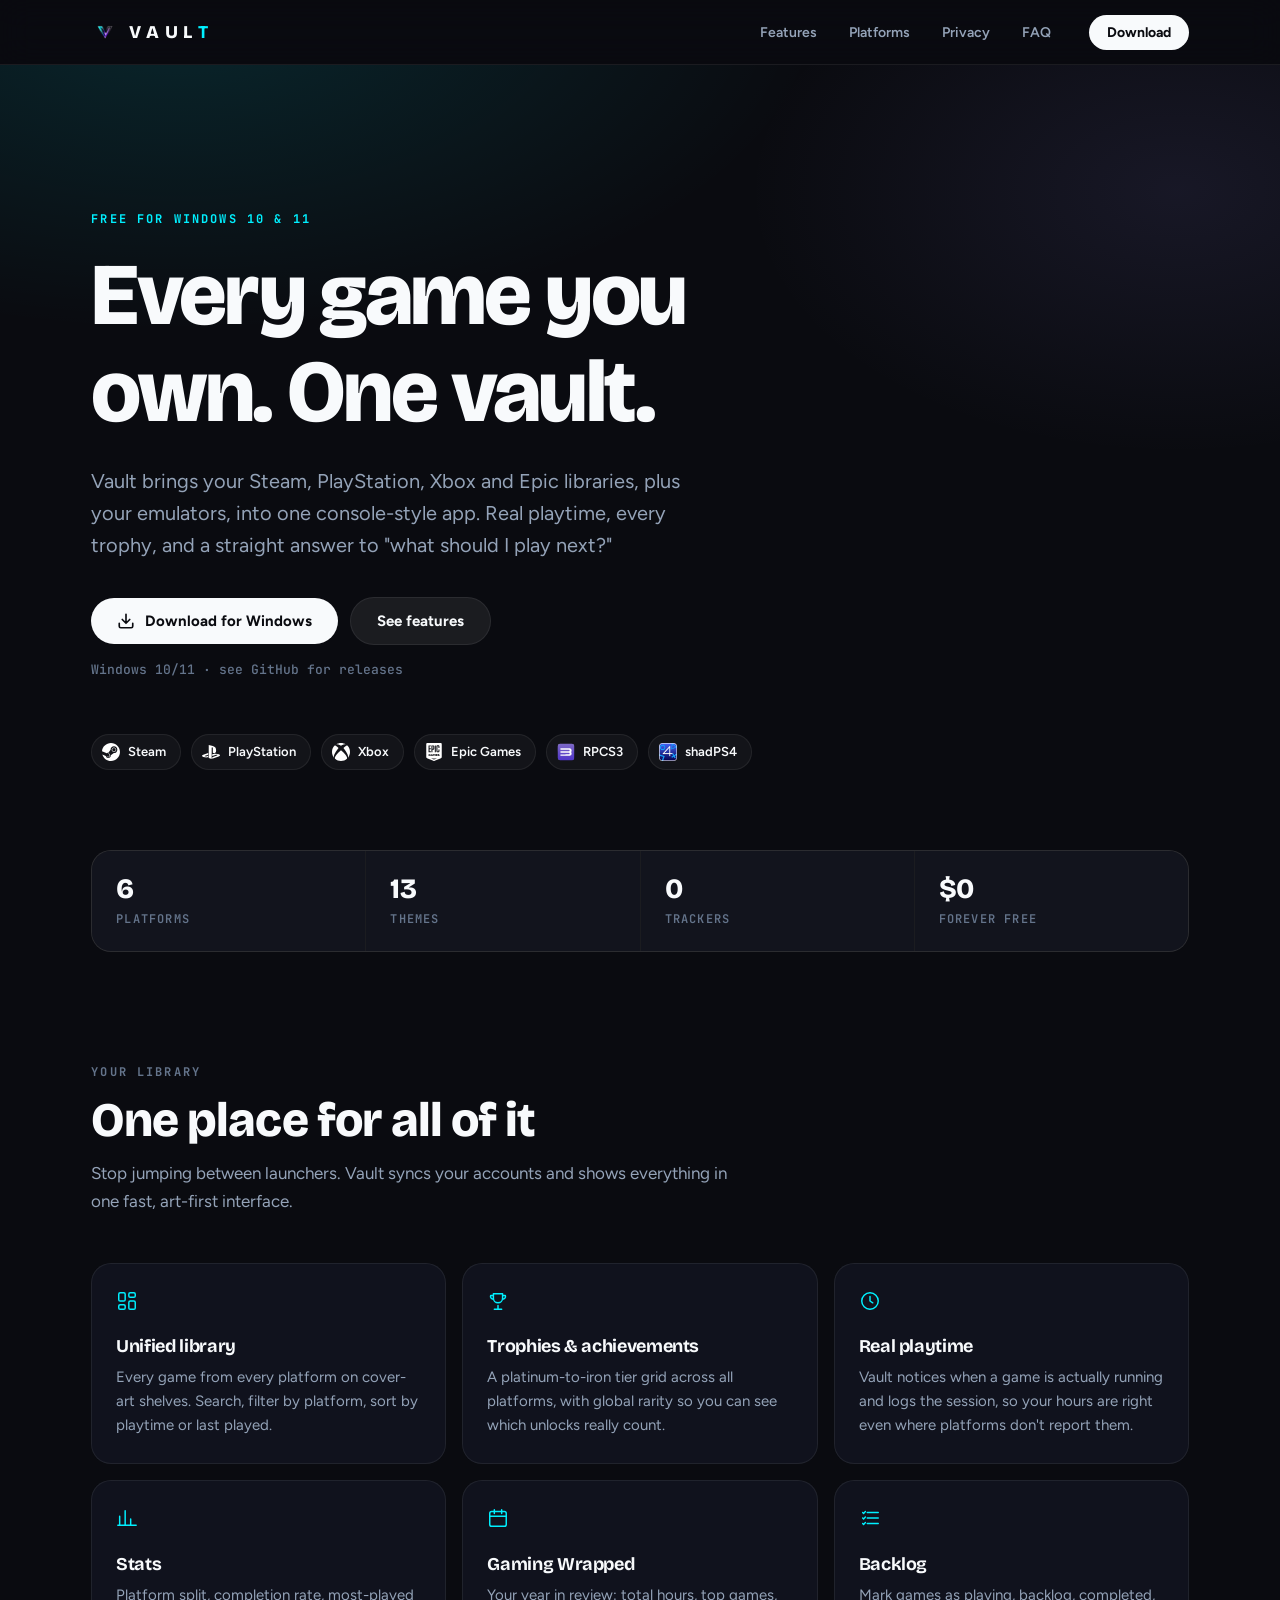
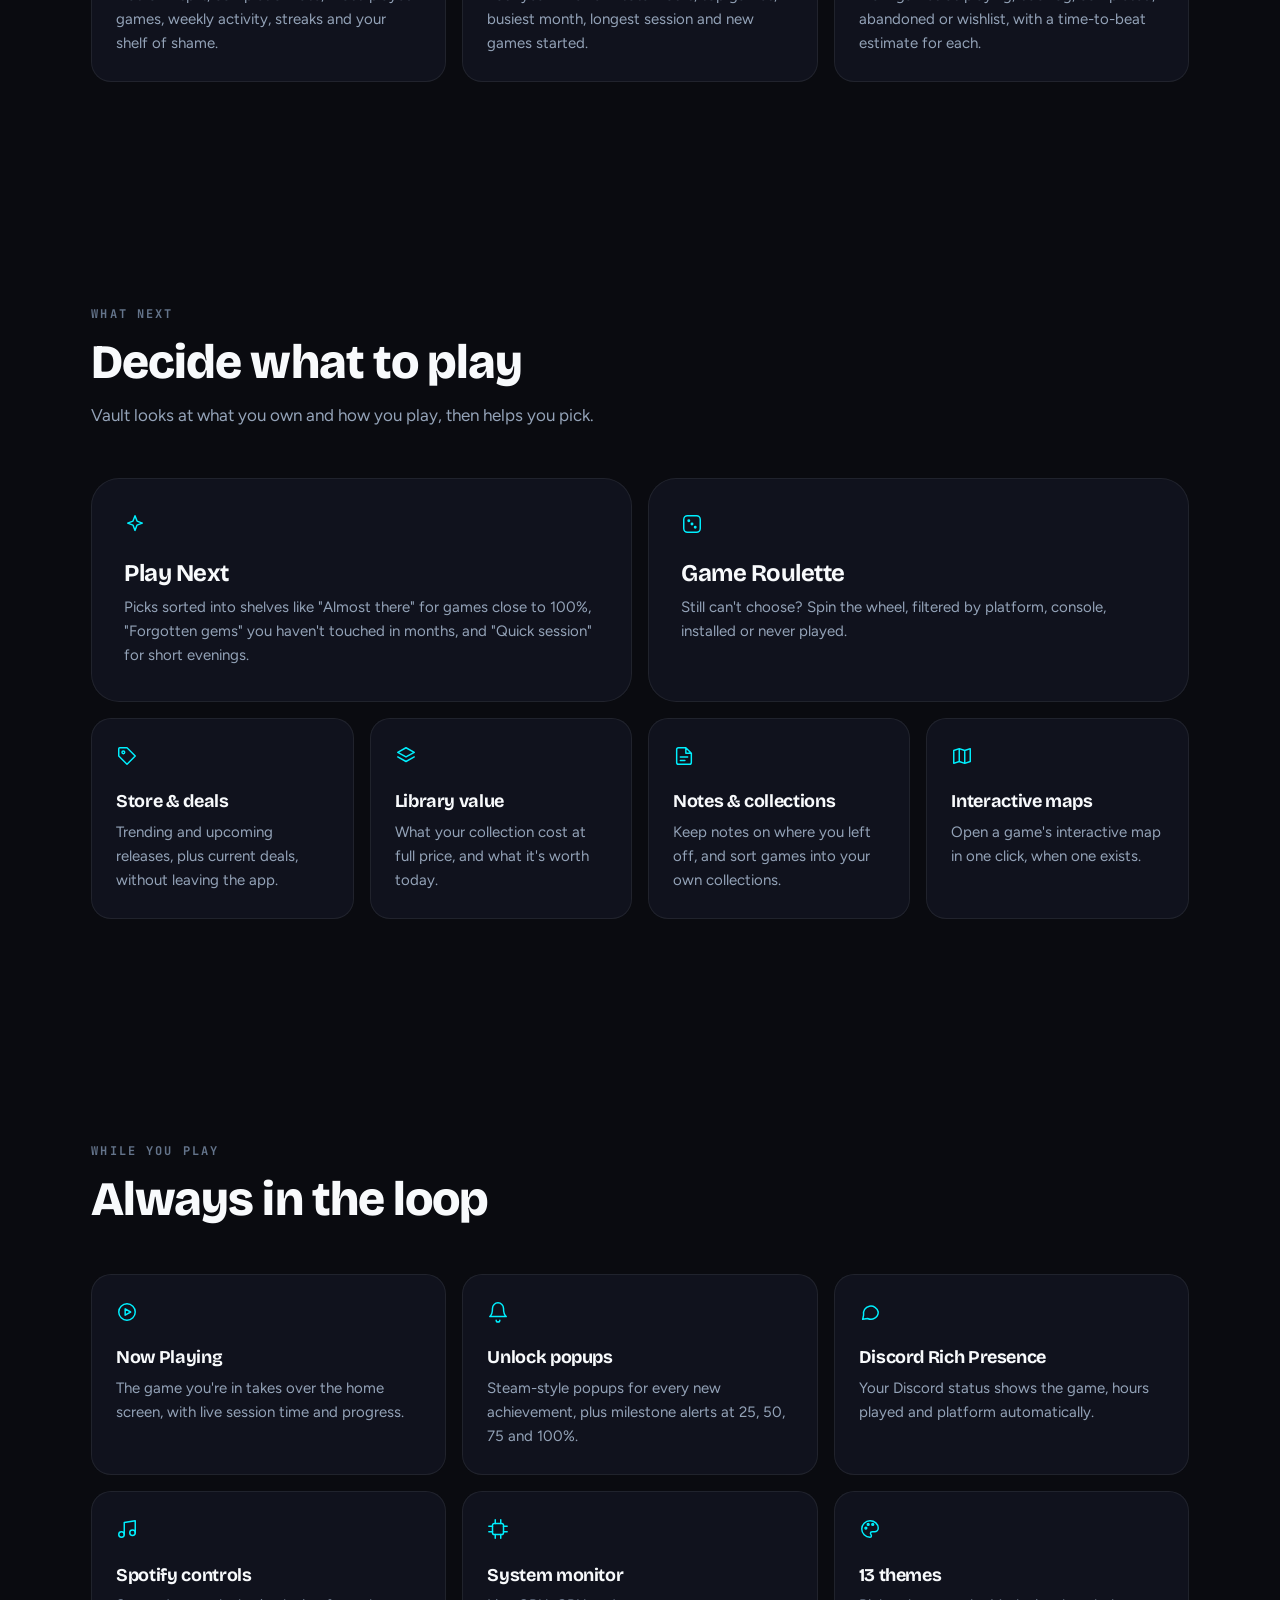
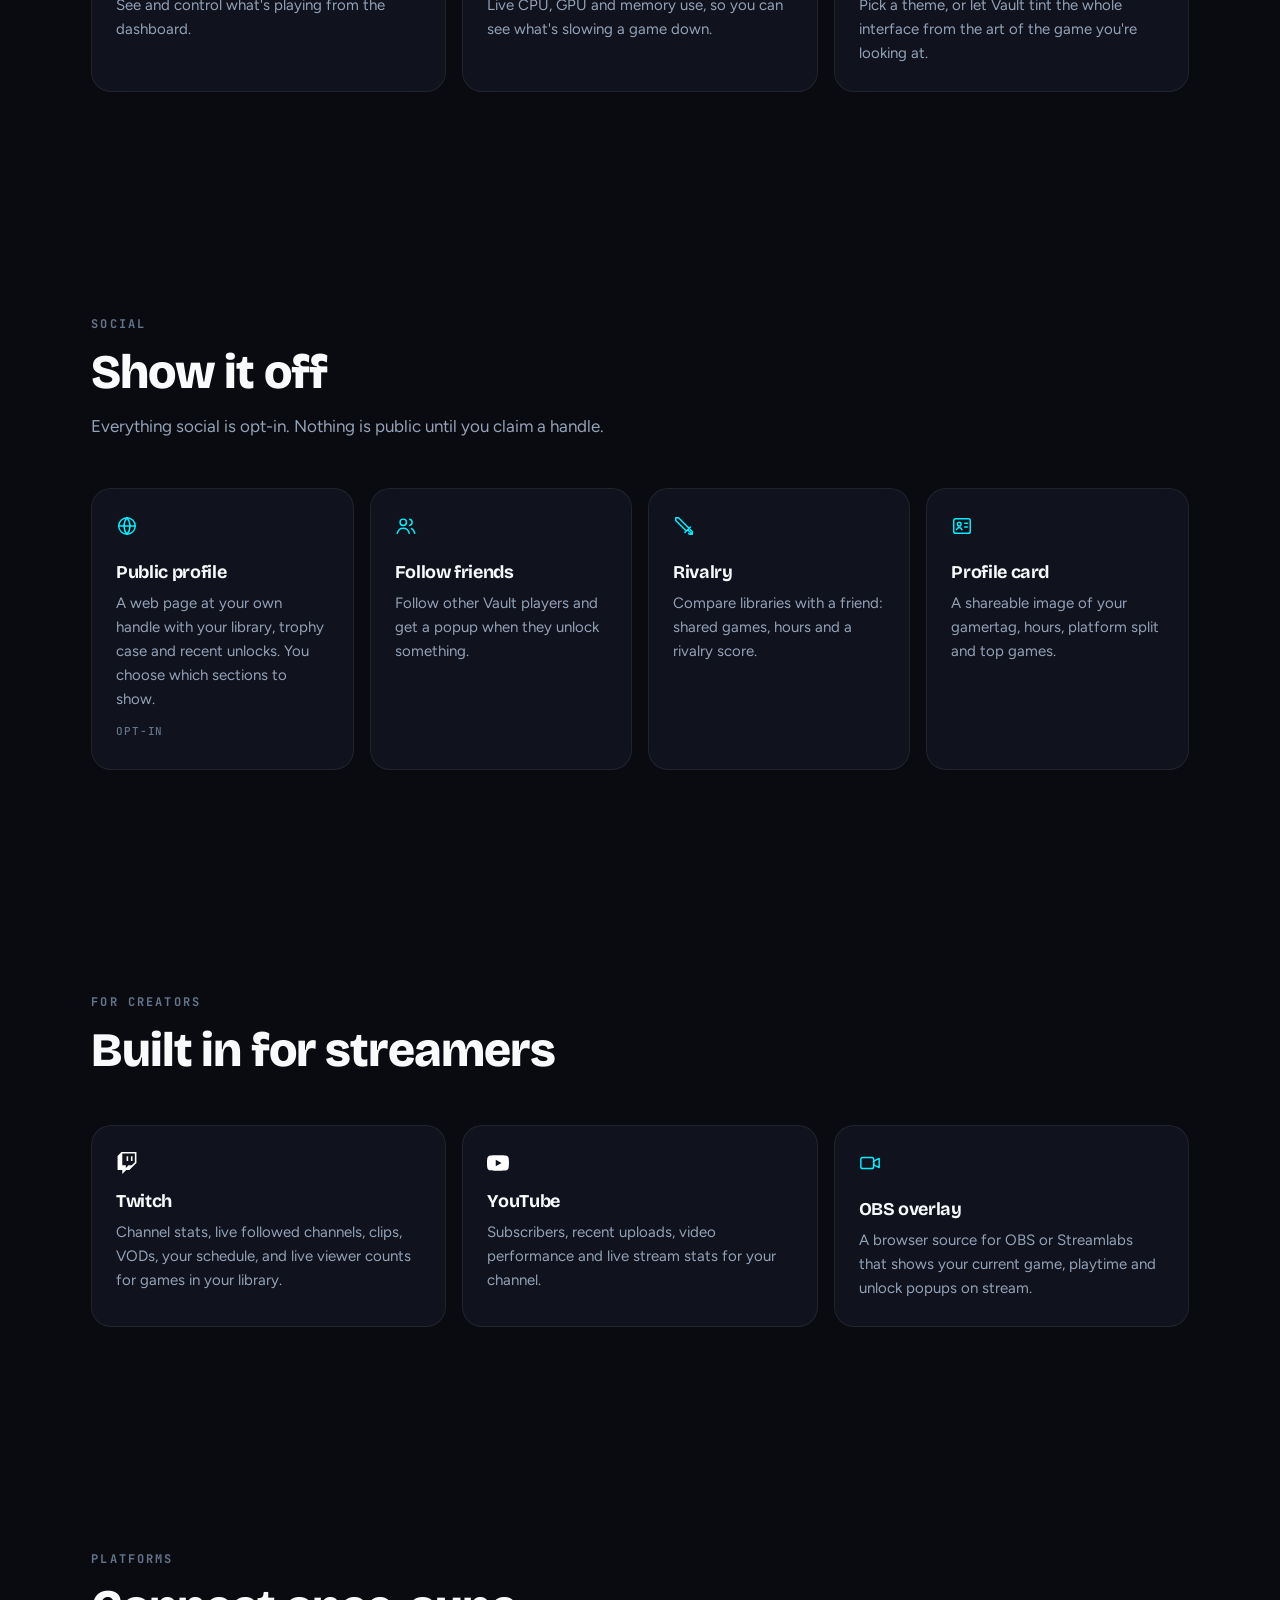
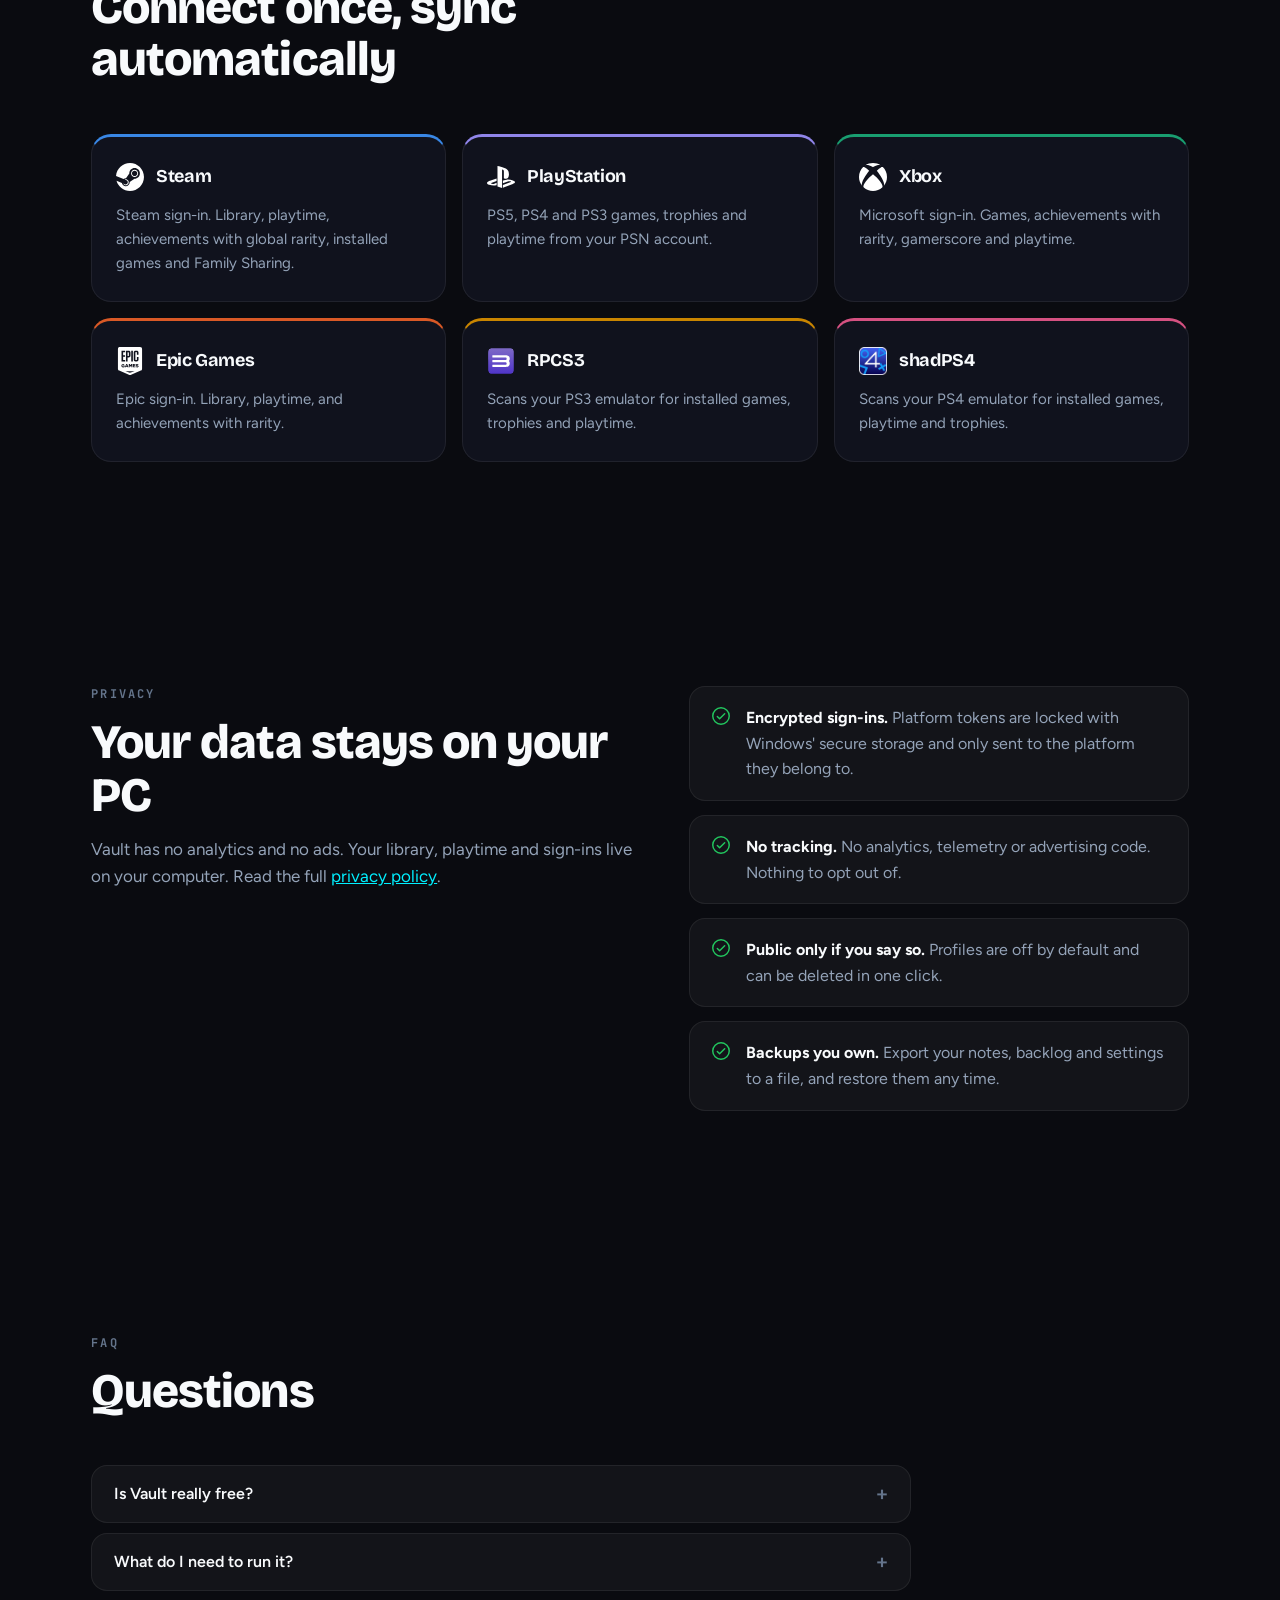
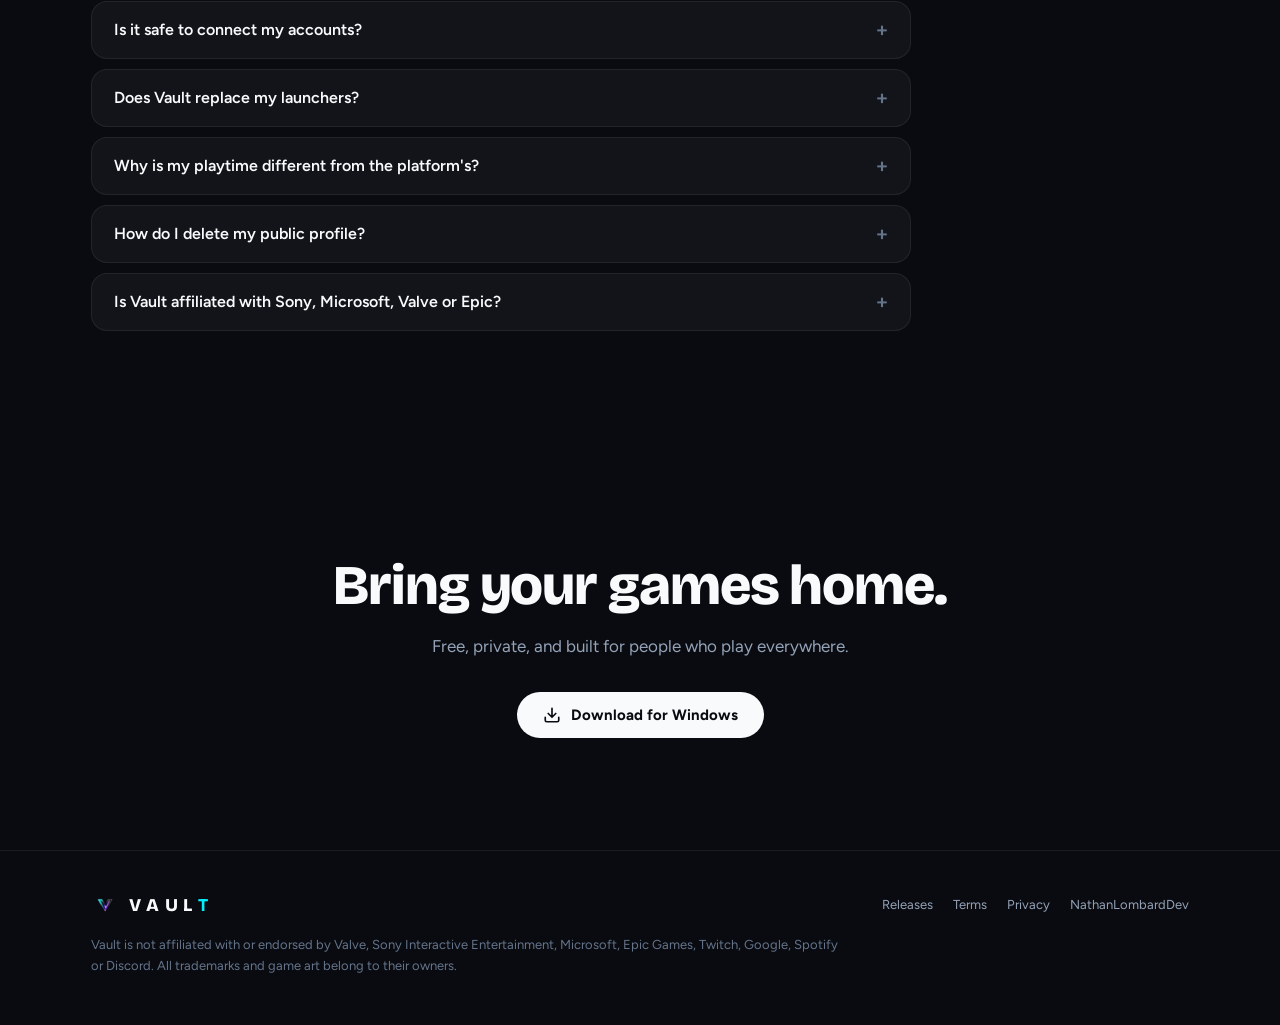
<file: docs/index.html>
<!DOCTYPE html>
<html lang="en">
<head>
  <meta charset="UTF-8">
  <meta name="viewport" content="width=device-width, initial-scale=1.0">
  <title>Vault — Your Gaming Library, Unified</title>
  
  <!-- Google Verification -->
  <meta name="google-site-verification" content="nb3yMIqerQhHMlQplHoKM-nxsQSkaZ259lTIOBKz8V0" />

  <!-- SEO -->
  <meta name="description" content="Vault is a free desktop app that unifies your Steam, PlayStation, Xbox, and Epic Games libraries. Track achievements, playtime, stats, emulators, public profiles, and more — all in one place.">
  <meta name="keywords" content="vault gaming, gaming library manager, steam tracker, playstation trophies tracker, xbox achievements, epic games library, achievement tracker, game launcher, playtime tracker, unified gaming hub, PC gaming app, twitch integration, youtube gaming, discord rich presence, gaming wrapped, gaming stats">
  <meta name="author" content="NathanLombardDev">
  <link rel="canonical" href="https://nathanlombarddev.github.io/Vault-Site/">

  <!-- Open Graph (Facebook, Discord, etc.) -->
  <meta property="og:title" content="Vault — Your Gaming Library, Unified">
  <meta property="og:description" content="Track your Steam, PlayStation, Xbox, and Epic Games library, achievements, and playtime in one free desktop app.">
  <meta property="og:type" content="website">
  <meta property="og:url" content="https://nathanlombarddev.github.io/Vault-Site/">
  <meta property="og:image" content="https://nathanlombarddev.github.io/Vault-Site/icon.png">
  <meta property="og:site_name" content="Vault">

  <!-- Twitter Card -->
  <meta name="twitter:card" content="summary_large_image">
  <meta name="twitter:title" content="Vault — Your Gaming Library, Unified">
  <meta name="twitter:description" content="Steam + PlayStation + Xbox + Epic in one app. Track achievements, playtime, streaming stats, and more.">
  <meta name="twitter:image" content="https://nathanlombarddev.github.io/Vault-Site/icon.png">

  <!-- Structured Data -->
  <script type="application/ld+json">
  {
    "@context": "https://schema.org",
    "@type": "SoftwareApplication",
    "name": "Vault",
    "description": "A free Windows app that unifies your Steam, PlayStation, Xbox, Epic Games and emulator libraries with achievement tracking, real playtime, stats, public profiles and Twitch/YouTube integration.",
    "applicationCategory": "GameApplication",
    "operatingSystem": "Windows",
    "offers": { "@type": "Offer", "price": "0", "priceCurrency": "USD" },
    "author": { "@type": "Person", "name": "NathanLombardDev" },
    "url": "https://nathanlombarddev.github.io/Vault-Site/"
  }
  </script>

  <!-- Favicon -->
  <link rel="icon" type="image/png" href="icon.png">
  <link rel="preconnect" href="https://fonts.googleapis.com">
  <link rel="preconnect" href="https://fonts.gstatic.com" crossorigin>
  <link href="https://fonts.googleapis.com/css2?family=Bricolage+Grotesque:opsz,wght@12..96,700;12..96,800&family=Figtree:wght@400;500;600;700&family=JetBrains+Mono:wght@500;700&display=swap" rel="stylesheet">
  <link rel="stylesheet" href="site.css">
</head>
<body>
  <svg width="0" height="0" style="position:absolute" aria-hidden="true">
    <symbol id="i-download" viewBox="0 0 24 24"><path d="M21 15v4a2 2 0 0 1-2 2H5a2 2 0 0 1-2-2v-4M7 10l5 5 5-5M12 15V3"/></symbol>
    <symbol id="i-grid" viewBox="0 0 24 24"><rect x="3" y="3" width="7" height="9" rx="1.5"/><rect x="14" y="3" width="7" height="5" rx="1.5"/><rect x="14" y="12" width="7" height="9" rx="1.5"/><rect x="3" y="16" width="7" height="5" rx="1.5"/></symbol>
    <symbol id="i-trophy" viewBox="0 0 24 24"><path d="M8 21h8M12 17v4M7 4h10v5a5 5 0 0 1-10 0V4zM7 6H4a3 3 0 0 0 3 4M17 6h3a3 3 0 0 1-3 4"/></symbol>
    <symbol id="i-clock" viewBox="0 0 24 24"><circle cx="12" cy="12" r="9"/><path d="M12 7v5l3 2"/></symbol>
    <symbol id="i-chart" viewBox="0 0 24 24"><path d="M4 20V10M10 20V4M16 20v-7M22 20H2"/></symbol>
    <symbol id="i-calendar" viewBox="0 0 24 24"><rect x="3" y="5" width="18" height="16" rx="2"/><path d="M3 10h18M8 3v4M16 3v4"/></symbol>
    <symbol id="i-list" viewBox="0 0 24 24"><path d="M9 6h12M9 12h12M9 18h12M4 6l1 1 2-2M4 12l1 1 2-2M4 18l1 1 2-2"/></symbol>
    <symbol id="i-spark" viewBox="0 0 24 24"><path d="M12 3l2.2 5.8L20 11l-5.8 2.2L12 19l-2.2-5.8L4 11l5.8-2.2z"/></symbol>
    <symbol id="i-dice" viewBox="0 0 24 24"><rect x="3" y="3" width="18" height="18" rx="4"/><circle cx="8.5" cy="8.5" r=".8"/><circle cx="15.5" cy="15.5" r=".8"/><circle cx="12" cy="12" r=".8"/></symbol>
    <symbol id="i-tag" viewBox="0 0 24 24"><path d="M3 12V4a1 1 0 0 1 1-1h8l9 9-9 9z"/><circle cx="8" cy="8" r="1.5"/></symbol>
    <symbol id="i-map" viewBox="0 0 24 24"><path d="M9 4L3 6v14l6-2 6 2 6-2V4l-6 2zM9 4v14M15 6v14"/></symbol>
    <symbol id="i-note" viewBox="0 0 24 24"><path d="M14 3H6a2 2 0 0 0-2 2v14a2 2 0 0 0 2 2h12a2 2 0 0 0 2-2V9zM14 3v6h6M8 13h8M8 17h5"/></symbol>
    <symbol id="i-play" viewBox="0 0 24 24"><circle cx="12" cy="12" r="9"/><path d="M10 8.5v7l6-3.5z"/></symbol>
    <symbol id="i-bell" viewBox="0 0 24 24"><path d="M6 8a6 6 0 0 1 12 0c0 7 3 9 3 9H3s3-2 3-9M10 21a2 2 0 0 0 4 0"/></symbol>
    <symbol id="i-users" viewBox="0 0 24 24"><circle cx="9" cy="8" r="3.5"/><path d="M2.5 20c.8-3.4 3.4-5.5 6.5-5.5s5.7 2.1 6.5 5.5M16 4.6a3.5 3.5 0 0 1 0 6.8M18 14.8c1.8.8 3 2.6 3.5 5.2"/></symbol>
    <symbol id="i-chat" viewBox="0 0 24 24"><path d="M21 12a8 8 0 0 1-11.6 7.1L4 20l1-4.6A8 8 0 1 1 21 12z"/></symbol>
    <symbol id="i-music" viewBox="0 0 24 24"><path d="M9 18V5l12-2v13"/><circle cx="6" cy="18" r="3"/><circle cx="18" cy="16" r="3"/></symbol>
    <symbol id="i-cpu" viewBox="0 0 24 24"><rect x="6" y="6" width="12" height="12" rx="2"/><path d="M9 2v4M15 2v4M9 18v4M15 18v4M2 9h4M2 15h4M18 9h4M18 15h4"/></symbol>
    <symbol id="i-globe" viewBox="0 0 24 24"><circle cx="12" cy="12" r="9"/><path d="M3 12h18M12 3a14 14 0 0 1 0 18M12 3a14 14 0 0 0 0 18"/></symbol>
    <symbol id="i-swords" viewBox="0 0 24 24"><path d="M14.5 17.5L3 6V3h3l11.5 11.5M13 19l6-6M16 16l4 4M19 21l2-2M9.5 6.5L21 18v3h-3l-1-1"/></symbol>
    <symbol id="i-card" viewBox="0 0 24 24"><rect x="3" y="4" width="18" height="16" rx="2"/><circle cx="9" cy="10" r="2"/><path d="M6 16c.6-1.6 1.8-2.4 3-2.4s2.4.8 3 2.4M15 9h3M15 13h3"/></symbol>
    <symbol id="i-video" viewBox="0 0 24 24"><rect x="2" y="6" width="14" height="12" rx="2"/><path d="M16 10l6-3v10l-6-3z"/></symbol>
    <symbol id="i-layers" viewBox="0 0 24 24"><path d="M12 3l9 5-9 5-9-5zM3 13l9 5 9-5"/></symbol>
    <symbol id="i-palette" viewBox="0 0 24 24"><path d="M12 3a9 9 0 0 0 0 18c1.1 0 1.5-.8 1.5-1.5 0-1.5-1-1.7-1-3 0-1 .8-1.5 1.8-1.5H17a4 4 0 0 0 4-4c0-4.4-4-8-9-8z"/><circle cx="7.5" cy="11" r="1"/><circle cx="10" cy="7" r="1"/><circle cx="15" cy="7" r="1"/></symbol>
    <symbol id="i-refresh" viewBox="0 0 24 24"><path d="M21 12a9 9 0 0 1-15.5 6.2M3 12A9 9 0 0 1 18.5 5.8M18 2v4h-4M6 22v-4h4"/></symbol>
    <symbol id="i-check" viewBox="0 0 24 24"><circle cx="12" cy="12" r="9"/><path d="M8 12.5l2.5 2.5L16 9.5"/></symbol>
  </svg>

  <header class="top">
    <div class="wrap">
      <a class="brand" href="./"><img src="icon.png" alt=""><span>VAUL<b>T</b></span></a>
      <nav class="nav" aria-label="Sections">
        <a href="#features">Features</a>
        <a href="#platforms">Platforms</a>
        <a href="#privacy">Privacy</a>
        <a href="#faq">FAQ</a>
      </nav>
      <a class="btn btn-play js-download" href="https://github.com/NathanLombardDev/vault-releases/releases/latest">Download</a>
    </div>
  </header>

  <main>
    <section class="hero">
      <div class="wrap">
        <span class="eyebrow">Free for Windows 10 &amp; 11</span>
        <h1>Every game you own. One vault.</h1>
        <p class="lead">Vault brings your Steam, PlayStation, Xbox and Epic libraries, plus your emulators, into one console-style app. Real playtime, every trophy, and a straight answer to "what should I play next?"</p>
        <div class="actions">
          <a class="btn btn-play js-download" href="https://github.com/NathanLombardDev/vault-releases/releases/latest">
            <svg class="icon"><use href="#i-download"/></svg><span class="js-download-text">Download for Windows</span>
          </a>
          <a class="btn btn-ghost" href="#features">See features</a>
        </div>
        <p class="version" id="version-text">Checking latest version…</p>

        <div class="plats" aria-label="Supported platforms">
          <span class="plat"><img src="platforms/steam.svg" alt="">Steam</span>
          <span class="plat"><img src="platforms/playstation.svg" alt="">PlayStation</span>
          <span class="plat"><img src="platforms/xbox.svg" alt="">Xbox</span>
          <span class="plat"><img src="platforms/epic.svg" alt="">Epic Games</span>
          <span class="plat"><img src="platforms/rpcs3.svg" alt="">RPCS3</span>
          <span class="plat"><img src="platforms/shadps4.png" alt="">shadPS4</span>
        </div>
      </div>
    </section>

    <div class="wrap">
      <div class="stats">
        <div><b>6</b><span>Platforms</span></div>
        <div><b>13</b><span>Themes</span></div>
        <div><b>0</b><span>Trackers</span></div>
        <div><b>$0</b><span>Forever free</span></div>
      </div>
    </div>

    <section id="features">
      <div class="wrap">
        <div class="sec-h">
          <span class="label">Your library</span>
          <h2>One place for all of it</h2>
          <p>Stop jumping between launchers. Vault syncs your accounts and shows everything in one fast, art-first interface.</p>
        </div>
        <div class="grid">
          <div class="card"><svg class="icon"><use href="#i-grid"/></svg><h3>Unified library</h3><p>Every game from every platform on cover-art shelves. Search, filter by platform, sort by playtime or last played.</p></div>
          <div class="card"><svg class="icon"><use href="#i-trophy"/></svg><h3>Trophies &amp; achievements</h3><p>A platinum-to-iron tier grid across all platforms, with global rarity so you can see which unlocks really count.</p></div>
          <div class="card"><svg class="icon"><use href="#i-clock"/></svg><h3>Real playtime</h3><p>Vault notices when a game is actually running and logs the session, so your hours are right even where platforms don't report them.</p></div>
          <div class="card"><svg class="icon"><use href="#i-chart"/></svg><h3>Stats</h3><p>Platform split, completion rate, most-played games, weekly activity, streaks and your shelf of shame.</p></div>
          <div class="card"><svg class="icon"><use href="#i-calendar"/></svg><h3>Gaming Wrapped</h3><p>Your year in review: total hours, top games, busiest month, longest session and new games started.</p></div>
          <div class="card"><svg class="icon"><use href="#i-list"/></svg><h3>Backlog</h3><p>Mark games as playing, backlog, completed, abandoned or wishlist, with a time-to-beat estimate for each.</p></div>
        </div>
      </div>
    </section>

    <section>
      <div class="wrap">
        <div class="sec-h">
          <span class="label">What next</span>
          <h2>Decide what to play</h2>
          <p>Vault looks at what you own and how you play, then helps you pick.</p>
        </div>
        <div class="big">
          <div class="card"><svg class="icon"><use href="#i-spark"/></svg><h3>Play Next</h3><p>Picks sorted into shelves like "Almost there" for games close to 100%, "Forgotten gems" you haven't touched in months, and "Quick session" for short evenings.</p></div>
          <div class="card"><svg class="icon"><use href="#i-dice"/></svg><h3>Game Roulette</h3><p>Still can't choose? Spin the wheel, filtered by platform, console, installed or never played.</p></div>
        </div>
        <div class="grid g4" style="margin-top:16px">
          <div class="card"><svg class="icon"><use href="#i-tag"/></svg><h3>Store &amp; deals</h3><p>Trending and upcoming releases, plus current deals, without leaving the app.</p></div>
          <div class="card"><svg class="icon"><use href="#i-layers"/></svg><h3>Library value</h3><p>What your collection cost at full price, and what it's worth today.</p></div>
          <div class="card"><svg class="icon"><use href="#i-note"/></svg><h3>Notes &amp; collections</h3><p>Keep notes on where you left off, and sort games into your own collections.</p></div>
          <div class="card"><svg class="icon"><use href="#i-map"/></svg><h3>Interactive maps</h3><p>Open a game's interactive map in one click, when one exists.</p></div>
        </div>
      </div>
    </section>

    <section>
      <div class="wrap">
        <div class="sec-h">
          <span class="label">While you play</span>
          <h2>Always in the loop</h2>
        </div>
        <div class="grid">
          <div class="card"><svg class="icon"><use href="#i-play"/></svg><h3>Now Playing</h3><p>The game you're in takes over the home screen, with live session time and progress.</p></div>
          <div class="card"><svg class="icon"><use href="#i-bell"/></svg><h3>Unlock popups</h3><p>Steam-style popups for every new achievement, plus milestone alerts at 25, 50, 75 and 100%.</p></div>
          <div class="card"><svg class="icon"><use href="#i-chat"/></svg><h3>Discord Rich Presence</h3><p>Your Discord status shows the game, hours played and platform automatically.</p></div>
          <div class="card"><svg class="icon"><use href="#i-music"/></svg><h3>Spotify controls</h3><p>See and control what's playing from the dashboard.</p></div>
          <div class="card"><svg class="icon"><use href="#i-cpu"/></svg><h3>System monitor</h3><p>Live CPU, GPU and memory use, so you can see what's slowing a game down.</p></div>
          <div class="card"><svg class="icon"><use href="#i-palette"/></svg><h3>13 themes</h3><p>Pick a theme, or let Vault tint the whole interface from the art of the game you're looking at.</p></div>
        </div>
      </div>
    </section>

    <section>
      <div class="wrap">
        <div class="sec-h">
          <span class="label">Social</span>
          <h2>Show it off</h2>
          <p>Everything social is opt-in. Nothing is public until you claim a handle.</p>
        </div>
        <div class="grid g4">
          <div class="card"><svg class="icon"><use href="#i-globe"/></svg><h3>Public profile</h3><p>A web page at your own handle with your library, trophy case and recent unlocks. You choose which sections to show.</p><span class="meta">Opt-in</span></div>
          <div class="card"><svg class="icon"><use href="#i-users"/></svg><h3>Follow friends</h3><p>Follow other Vault players and get a popup when they unlock something.</p></div>
          <div class="card"><svg class="icon"><use href="#i-swords"/></svg><h3>Rivalry</h3><p>Compare libraries with a friend: shared games, hours and a rivalry score.</p></div>
          <div class="card"><svg class="icon"><use href="#i-card"/></svg><h3>Profile card</h3><p>A shareable image of your gamertag, hours, platform split and top games.</p></div>
        </div>
      </div>
    </section>

    <section>
      <div class="wrap">
        <div class="sec-h">
          <span class="label">For creators</span>
          <h2>Built in for streamers</h2>
        </div>
        <div class="grid">
          <div class="card"><img class="icon" src="platforms/twitch.svg" alt="" style="margin-bottom:18px"><h3>Twitch</h3><p>Channel stats, live followed channels, clips, VODs, your schedule, and live viewer counts for games in your library.</p></div>
          <div class="card"><img class="icon" src="platforms/youtube.svg" alt="" style="margin-bottom:18px"><h3>YouTube</h3><p>Subscribers, recent uploads, video performance and live stream stats for your channel.</p></div>
          <div class="card"><svg class="icon"><use href="#i-video"/></svg><h3>OBS overlay</h3><p>A browser source for OBS or Streamlabs that shows your current game, playtime and unlock popups on stream.</p></div>
        </div>
      </div>
    </section>

    <section id="platforms">
      <div class="wrap">
        <div class="sec-h">
          <span class="label">Platforms</span>
          <h2>Connect once, sync automatically</h2>
        </div>
        <div class="grid">
          <div class="card plat-card" style="--c:var(--plat-steam)"><div class="head"><img src="platforms/steam.svg" alt=""><h3>Steam</h3></div><p>Steam sign-in. Library, playtime, achievements with global rarity, installed games and Family Sharing.</p></div>
          <div class="card plat-card" style="--c:var(--plat-playstation)"><div class="head"><img src="platforms/playstation.svg" alt=""><h3>PlayStation</h3></div><p>PS5, PS4 and PS3 games, trophies and playtime from your PSN account.</p></div>
          <div class="card plat-card" style="--c:var(--plat-xbox)"><div class="head"><img src="platforms/xbox.svg" alt=""><h3>Xbox</h3></div><p>Microsoft sign-in. Games, achievements with rarity, gamerscore and playtime.</p></div>
          <div class="card plat-card" style="--c:var(--plat-epic)"><div class="head"><img src="platforms/epic.svg" alt=""><h3>Epic Games</h3></div><p>Epic sign-in. Library, playtime, and achievements with rarity.</p></div>
          <div class="card plat-card" style="--c:var(--plat-rpcs3)"><div class="head"><img src="platforms/rpcs3.svg" alt=""><h3>RPCS3</h3></div><p>Scans your PS3 emulator for installed games, trophies and playtime.</p></div>
          <div class="card plat-card" style="--c:var(--plat-shadps4)"><div class="head"><img src="platforms/shadps4.png" alt=""><h3>shadPS4</h3></div><p>Scans your PS4 emulator for installed games, playtime and trophies.</p></div>
        </div>
      </div>
    </section>

    <section id="privacy">
      <div class="wrap privacy">
        <div class="sec-h" style="margin:0">
          <span class="label">Privacy</span>
          <h2>Your data stays on your PC</h2>
          <p>Vault has no analytics and no ads. Your library, playtime and sign-ins live on your computer. Read the full <a href="privacy.html" style="color:var(--tint)">privacy policy</a>.</p>
        </div>
        <ul class="checks">
          <li><svg class="icon"><use href="#i-check"/></svg><span><b>Encrypted sign-ins.</b> Platform tokens are locked with Windows' secure storage and only sent to the platform they belong to.</span></li>
          <li><svg class="icon"><use href="#i-check"/></svg><span><b>No tracking.</b> No analytics, telemetry or advertising code. Nothing to opt out of.</span></li>
          <li><svg class="icon"><use href="#i-check"/></svg><span><b>Public only if you say so.</b> Profiles are off by default and can be deleted in one click.</span></li>
          <li><svg class="icon"><use href="#i-check"/></svg><span><b>Backups you own.</b> Export your notes, backlog and settings to a file, and restore them any time.</span></li>
        </ul>
      </div>
    </section>

    <section id="faq">
      <div class="wrap">
        <div class="sec-h">
          <span class="label">FAQ</span>
          <h2>Questions</h2>
        </div>
        <div class="faq">
          <details><summary>Is Vault really free?</summary><p>Yes. There are no ads, subscriptions or paid tiers.</p></details>
          <details><summary>What do I need to run it?</summary><p>Windows 10 or 11. macOS and Linux aren't supported yet.</p></details>
          <details><summary>Is it safe to connect my accounts?</summary><p>Steam, Xbox, Epic, Twitch, YouTube and Spotify use their official sign-in pages, so Vault never sees your password. PlayStation uses a session token you paste in. All tokens are stored encrypted on your PC and only sent to the platform they belong to.</p></details>
          <details><summary>Does Vault replace my launchers?</summary><p>No. Vault starts games through the platform they belong to, so Steam, Epic and the others still need to be installed for their games.</p></details>
          <details><summary>Why is my playtime different from the platform's?</summary><p>Some platforms don't report playtime, or report it late. Vault adds the sessions it tracks itself, so its total can be more accurate. It can also differ for games played on other devices.</p></details>
          <details><summary>How do I delete my public profile?</summary><p>Open Profile in Vault and choose Delete profile. It's removed from our server straight away.</p></details>
          <details><summary>Is Vault affiliated with Sony, Microsoft, Valve or Epic?</summary><p>No. Vault is an independent project and isn't endorsed by any platform.</p></details>
        </div>
      </div>
    </section>

    <section class="cta">
      <div class="wrap">
        <h2>Bring your games home.</h2>
        <p>Free, private, and built for people who play everywhere.</p>
        <div class="actions">
          <a class="btn btn-play js-download" href="https://github.com/NathanLombardDev/vault-releases/releases/latest">
            <svg class="icon"><use href="#i-download"/></svg><span class="js-download-text">Download for Windows</span>
          </a>
        </div>
      </div>
    </section>
  </main>

  <footer>
    <div class="wrap">
      <a class="brand" href="./"><img src="icon.png" alt=""><span>VAUL<b>T</b></span></a>
      <nav aria-label="Footer">
        <a href="https://github.com/NathanLombardDev/vault-releases/releases" target="_blank" rel="noopener">Releases</a>
        <a href="terms.html">Terms</a>
        <a href="privacy.html">Privacy</a>
        <a href="https://github.com/NathanLombardDev" target="_blank" rel="noopener">NathanLombardDev</a>
      </nav>
      <p class="fine">Vault is not affiliated with or endorsed by Valve, Sony Interactive Entertainment, Microsoft, Epic Games, Twitch, Google, Spotify or Discord. All trademarks and game art belong to their owners.</p>
    </div>
  </footer>

  <script>
    fetch('https://api.github.com/repos/NathanLombardDev/vault-releases/releases/latest')
      .then(r => r.json())
      .then(release => {
        const setup = (release.assets || []).find(a => a.name.endsWith('.exe') && a.name.includes('Setup'));
        const href = setup ? setup.browser_download_url : release.html_url;
        document.querySelectorAll('.js-download').forEach(a => { a.href = href; });
        if (setup) document.querySelectorAll('.js-download-text').forEach(s => { s.textContent = 'Download Vault ' + release.tag_name; });
        document.getElementById('version-text').textContent = release.tag_name + ' · Windows 10/11';
      })
      .catch(() => {
        document.getElementById('version-text').textContent = 'Windows 10/11 · see GitHub for releases';
      });
  </script>
</body>
</html>
</file>
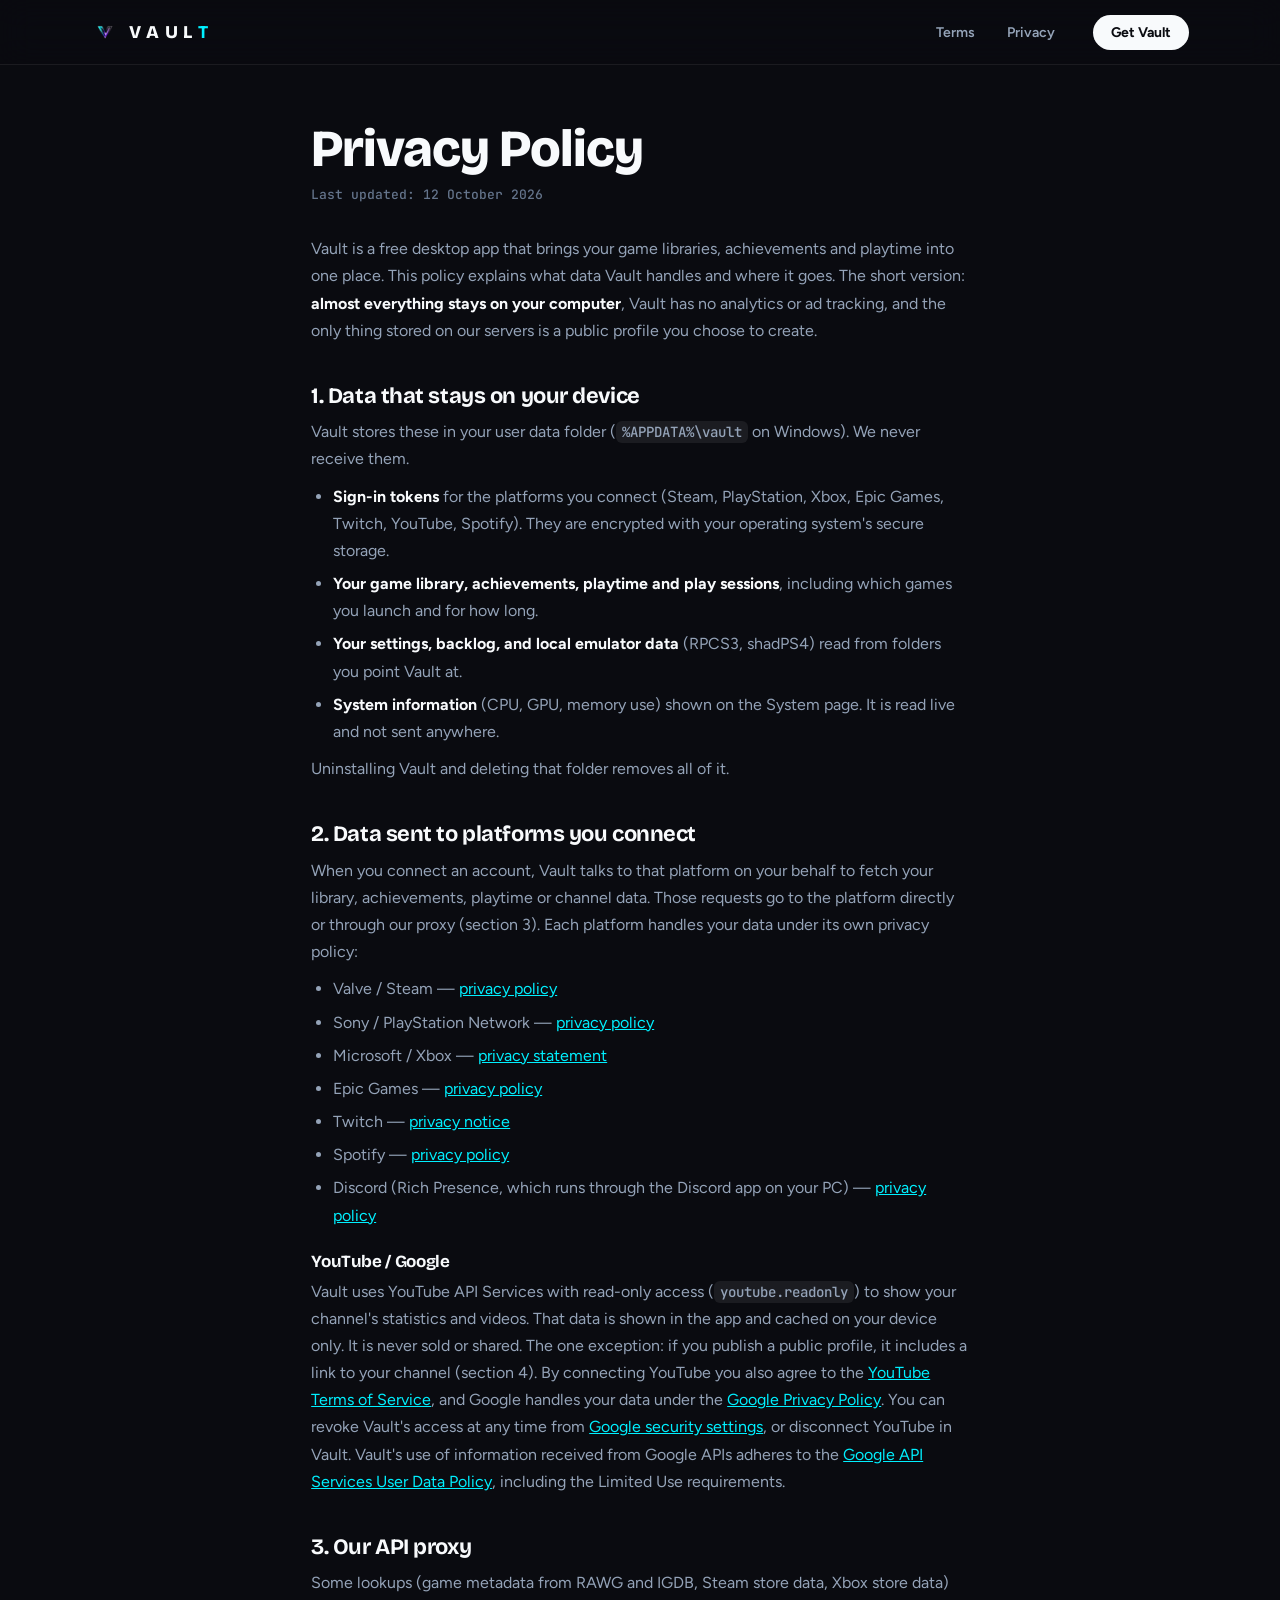
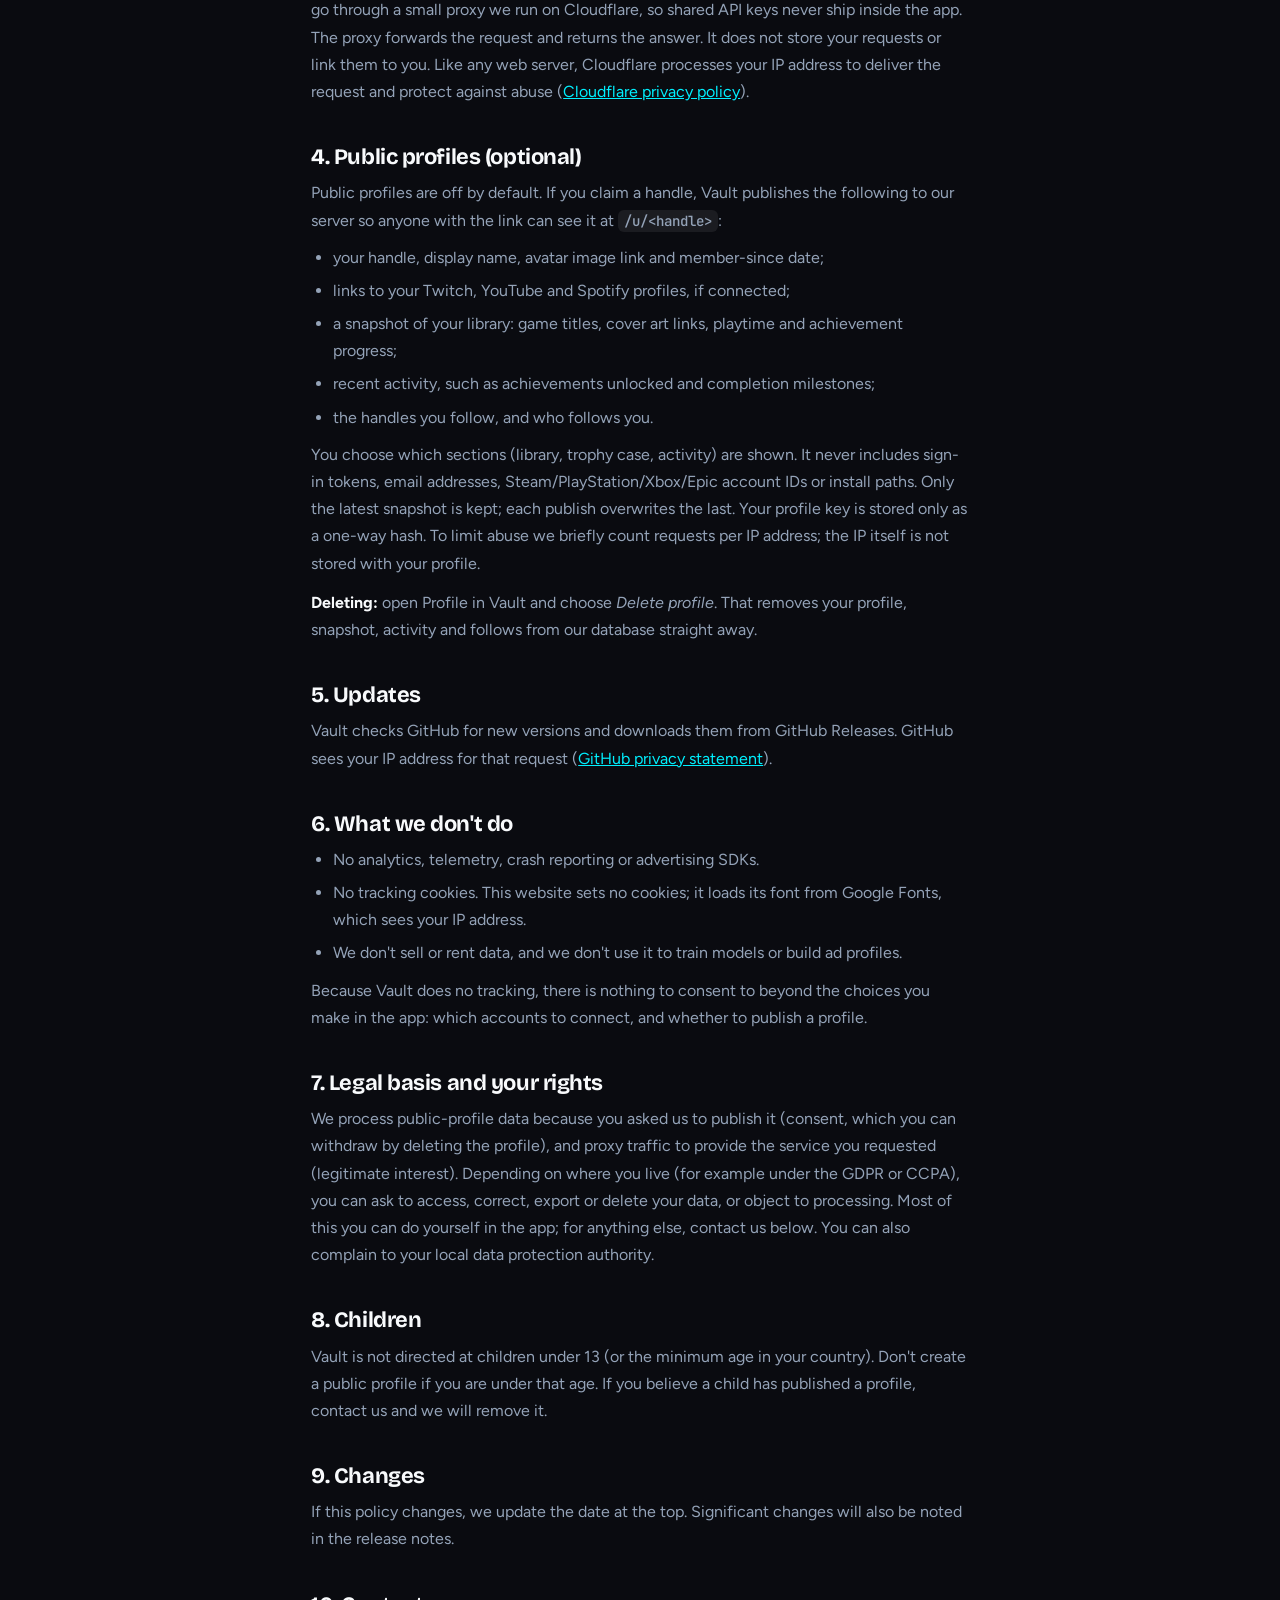
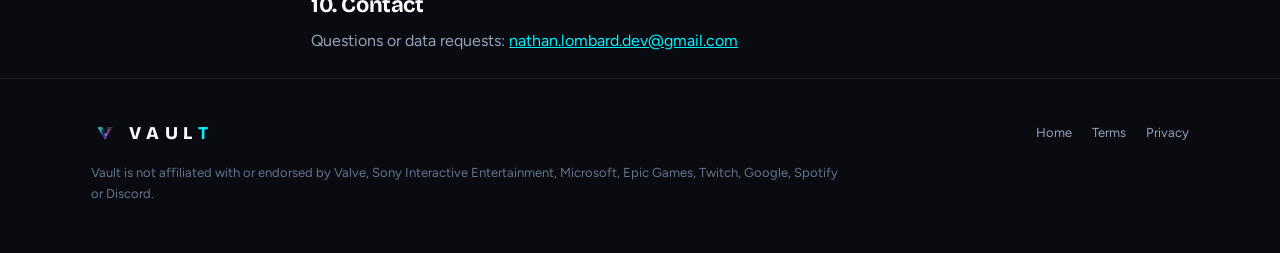
<file: docs/privacy.html>
<!DOCTYPE html>
<html lang="en">
<head>
  <meta charset="UTF-8">
  <meta name="viewport" content="width=device-width, initial-scale=1.0">
  <title>Privacy Policy — Vault</title>
  <meta name="description" content="What data the Vault desktop app collects, where it goes, and how to delete it.">
  <link rel="canonical" href="https://nathanlombarddev.github.io/Vault-Site/privacy.html">
  <link rel="icon" type="image/png" href="icon.png">
  <link rel="preconnect" href="https://fonts.googleapis.com">
  <link rel="preconnect" href="https://fonts.gstatic.com" crossorigin>
  <link href="https://fonts.googleapis.com/css2?family=Bricolage+Grotesque:opsz,wght@12..96,700;12..96,800&family=Figtree:wght@400;500;600;700&family=JetBrains+Mono:wght@500;700&display=swap" rel="stylesheet">
  <link rel="stylesheet" href="site.css">
</head>
<body>
<header class="top">
  <div class="wrap">
    <a class="brand" href="./"><img src="icon.png" alt=""><span>VAUL<b>T</b></span></a>
    <nav class="nav" aria-label="Legal"><a href="terms.html">Terms</a><a href="privacy.html">Privacy</a></nav>
    <a class="btn btn-play" href="./">Get Vault</a>
  </div>
</header>
<main class="doc">
  <h1>Privacy Policy</h1>
  <p class="updated">Last updated: 12 October 2026</p>

  <p>Vault is a free desktop app that brings your game libraries, achievements and playtime into one place. This policy explains what data Vault handles and where it goes. The short version: <strong>almost everything stays on your computer</strong>, Vault has no analytics or ad tracking, and the only thing stored on our servers is a public profile you choose to create.</p>

  <h2>1. Data that stays on your device</h2>
  <p>Vault stores these in your user data folder (<code>%APPDATA%\vault</code> on Windows). We never receive them.</p>
  <ul>
    <li><strong>Sign-in tokens</strong> for the platforms you connect (Steam, PlayStation, Xbox, Epic Games, Twitch, YouTube, Spotify). They are encrypted with your operating system's secure storage.</li>
    <li><strong>Your game library, achievements, playtime and play sessions</strong>, including which games you launch and for how long.</li>
    <li><strong>Your settings, backlog, and local emulator data</strong> (RPCS3, shadPS4) read from folders you point Vault at.</li>
    <li><strong>System information</strong> (CPU, GPU, memory use) shown on the System page. It is read live and not sent anywhere.</li>
  </ul>
  <p>Uninstalling Vault and deleting that folder removes all of it.</p>

  <h2>2. Data sent to platforms you connect</h2>
  <p>When you connect an account, Vault talks to that platform on your behalf to fetch your library, achievements, playtime or channel data. Those requests go to the platform directly or through our proxy (section 3). Each platform handles your data under its own privacy policy:</p>
  <ul>
    <li>Valve / Steam — <a href="https://store.steampowered.com/privacy_agreement/" target="_blank" rel="noopener">privacy policy</a></li>
    <li>Sony / PlayStation Network — <a href="https://www.playstation.com/legal/privacy-policy/" target="_blank" rel="noopener">privacy policy</a></li>
    <li>Microsoft / Xbox — <a href="https://privacy.microsoft.com/privacystatement" target="_blank" rel="noopener">privacy statement</a></li>
    <li>Epic Games — <a href="https://www.epicgames.com/site/privacypolicy" target="_blank" rel="noopener">privacy policy</a></li>
    <li>Twitch — <a href="https://www.twitch.tv/p/legal/privacy-notice/" target="_blank" rel="noopener">privacy notice</a></li>
    <li>Spotify — <a href="https://www.spotify.com/legal/privacy-policy/" target="_blank" rel="noopener">privacy policy</a></li>
    <li>Discord (Rich Presence, which runs through the Discord app on your PC) — <a href="https://discord.com/privacy" target="_blank" rel="noopener">privacy policy</a></li>
  </ul>

  <h3>YouTube / Google</h3>
  <p>Vault uses YouTube API Services with read-only access (<code>youtube.readonly</code>) to show your channel's statistics and videos. That data is shown in the app and cached on your device only. It is never sold or shared. The one exception: if you publish a public profile, it includes a link to your channel (section 4). By connecting YouTube you also agree to the <a href="https://www.youtube.com/t/terms" target="_blank" rel="noopener">YouTube Terms of Service</a>, and Google handles your data under the <a href="https://policies.google.com/privacy" target="_blank" rel="noopener">Google Privacy Policy</a>. You can revoke Vault's access at any time from <a href="https://myaccount.google.com/permissions" target="_blank" rel="noopener">Google security settings</a>, or disconnect YouTube in Vault. Vault's use of information received from Google APIs adheres to the <a href="https://developers.google.com/terms/api-services-user-data-policy" target="_blank" rel="noopener">Google API Services User Data Policy</a>, including the Limited Use requirements.</p>

  <h2>3. Our API proxy</h2>
  <p>Some lookups (game metadata from RAWG and IGDB, Steam store data, Xbox store data) go through a small proxy we run on Cloudflare, so shared API keys never ship inside the app. The proxy forwards the request and returns the answer. It does not store your requests or link them to you. Like any web server, Cloudflare processes your IP address to deliver the request and protect against abuse (<a href="https://www.cloudflare.com/privacypolicy/" target="_blank" rel="noopener">Cloudflare privacy policy</a>).</p>

  <h2>4. Public profiles (optional)</h2>
  <p>Public profiles are off by default. If you claim a handle, Vault publishes the following to our server so anyone with the link can see it at <code>/u/&lt;handle&gt;</code>:</p>
  <ul>
    <li>your handle, display name, avatar image link and member-since date;</li>
  <li>links to your Twitch, YouTube and Spotify profiles, if connected;</li>
    <li>a snapshot of your library: game titles, cover art links, playtime and achievement progress;</li>
    <li>recent activity, such as achievements unlocked and completion milestones;</li>
    <li>the handles you follow, and who follows you.</li>
  </ul>
  <p>You choose which sections (library, trophy case, activity) are shown. It never includes sign-in tokens, email addresses, Steam/PlayStation/Xbox/Epic account IDs or install paths. Only the latest snapshot is kept; each publish overwrites the last. Your profile key is stored only as a one-way hash. To limit abuse we briefly count requests per IP address; the IP itself is not stored with your profile.</p>
  <p><strong>Deleting:</strong> open Profile in Vault and choose <em>Delete profile</em>. That removes your profile, snapshot, activity and follows from our database straight away.</p>

  <h2>5. Updates</h2>
  <p>Vault checks GitHub for new versions and downloads them from GitHub Releases. GitHub sees your IP address for that request (<a href="https://docs.github.com/site-policy/privacy-policies/github-general-privacy-statement" target="_blank" rel="noopener">GitHub privacy statement</a>).</p>

  <h2>6. What we don't do</h2>
  <ul>
    <li>No analytics, telemetry, crash reporting or advertising SDKs.</li>
    <li>No tracking cookies. This website sets no cookies; it loads its font from Google Fonts, which sees your IP address.</li>
    <li>We don't sell or rent data, and we don't use it to train models or build ad profiles.</li>
  </ul>
  <p>Because Vault does no tracking, there is nothing to consent to beyond the choices you make in the app: which accounts to connect, and whether to publish a profile.</p>

  <h2>7. Legal basis and your rights</h2>
  <p>We process public-profile data because you asked us to publish it (consent, which you can withdraw by deleting the profile), and proxy traffic to provide the service you requested (legitimate interest). Depending on where you live (for example under the GDPR or CCPA), you can ask to access, correct, export or delete your data, or object to processing. Most of this you can do yourself in the app; for anything else, contact us below. You can also complain to your local data protection authority.</p>

  <h2>8. Children</h2>
  <p>Vault is not directed at children under 13 (or the minimum age in your country). Don't create a public profile if you are under that age. If you believe a child has published a profile, contact us and we will remove it.</p>

  <h2>9. Changes</h2>
  <p>If this policy changes, we update the date at the top. Significant changes will also be noted in the release notes.</p>

  <h2>10. Contact</h2>
  <p>Questions or data requests: <a href="mailto:nathan.lombard.dev@gmail.com">nathan.lombard.dev@gmail.com</a></p>

</main>
<footer>
  <div class="wrap">
    <a class="brand" href="./"><img src="icon.png" alt=""><span>VAUL<b>T</b></span></a>
    <nav aria-label="Footer"><a href="./">Home</a><a href="terms.html">Terms</a><a href="privacy.html">Privacy</a></nav>
    <p class="fine">Vault is not affiliated with or endorsed by Valve, Sony Interactive Entertainment, Microsoft, Epic Games, Twitch, Google, Spotify or Discord.</p>
  </div>
</footer>
</body>
</html>
</file>
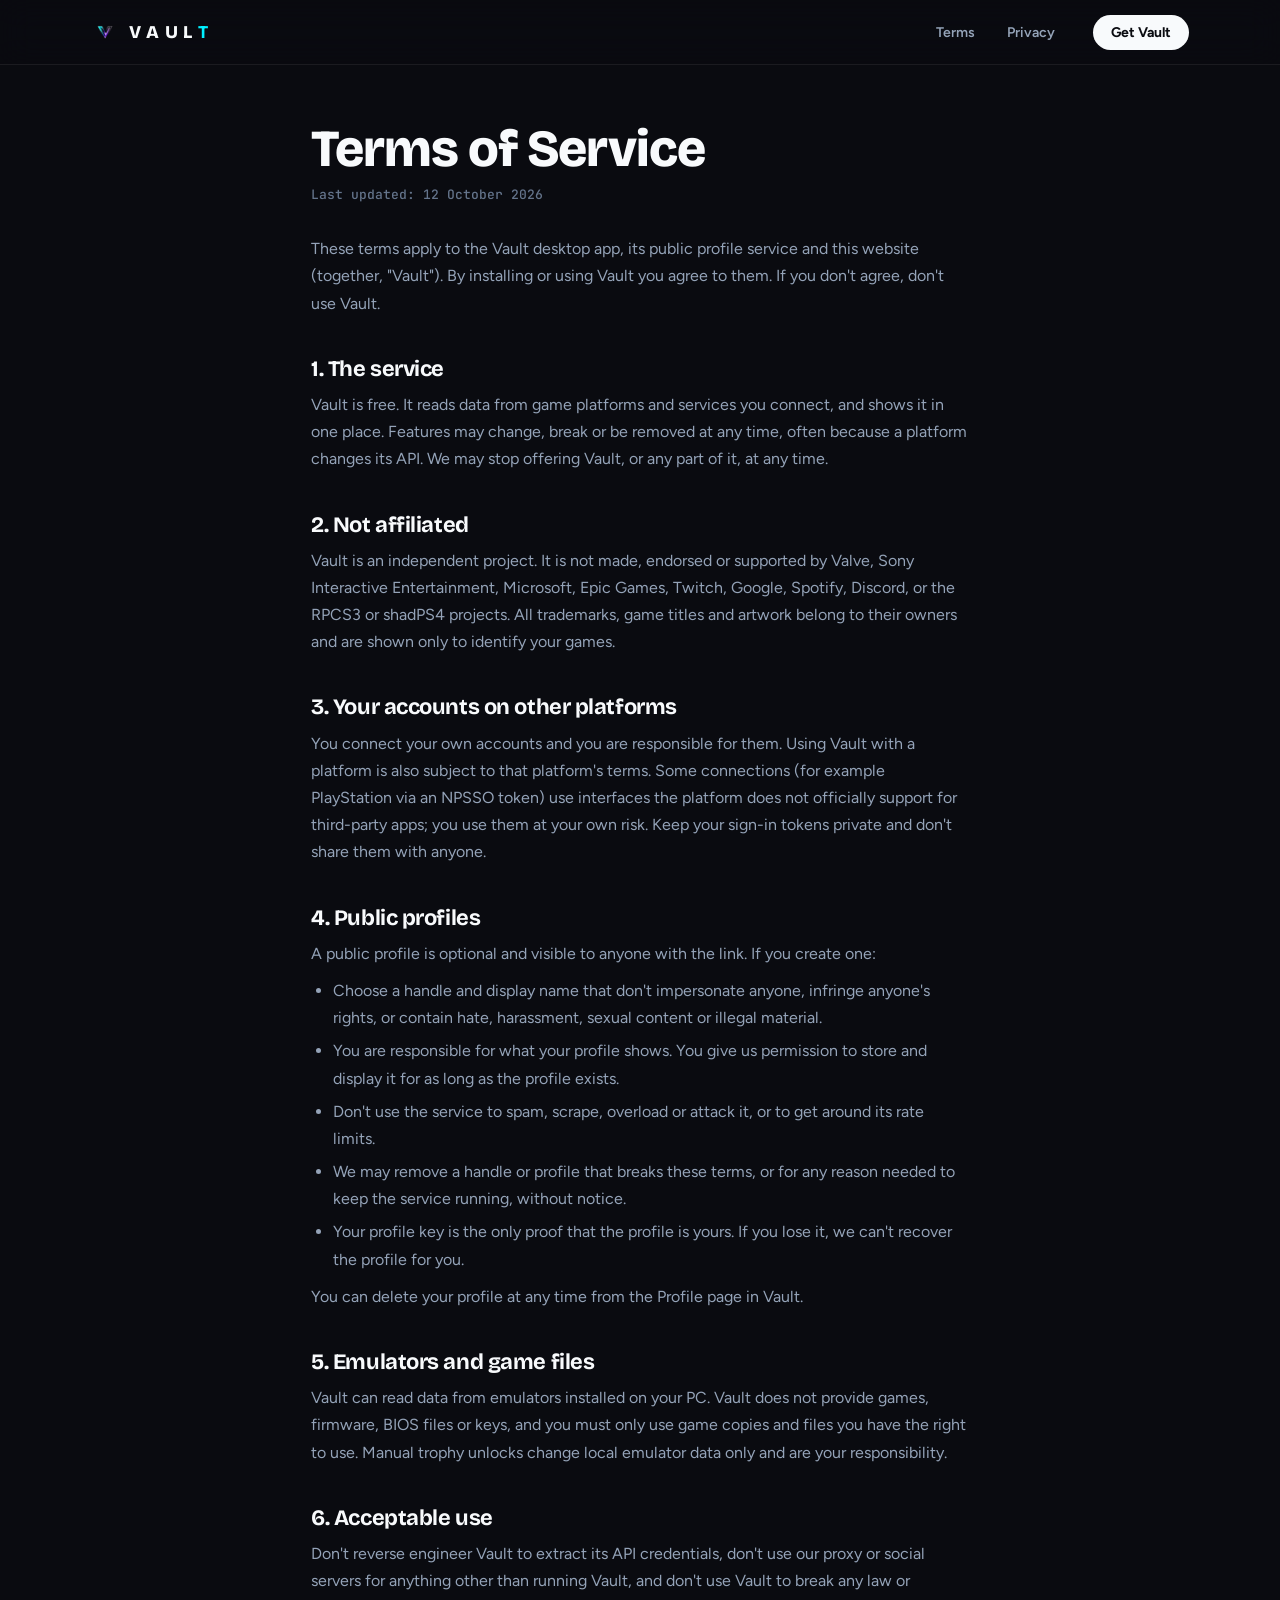
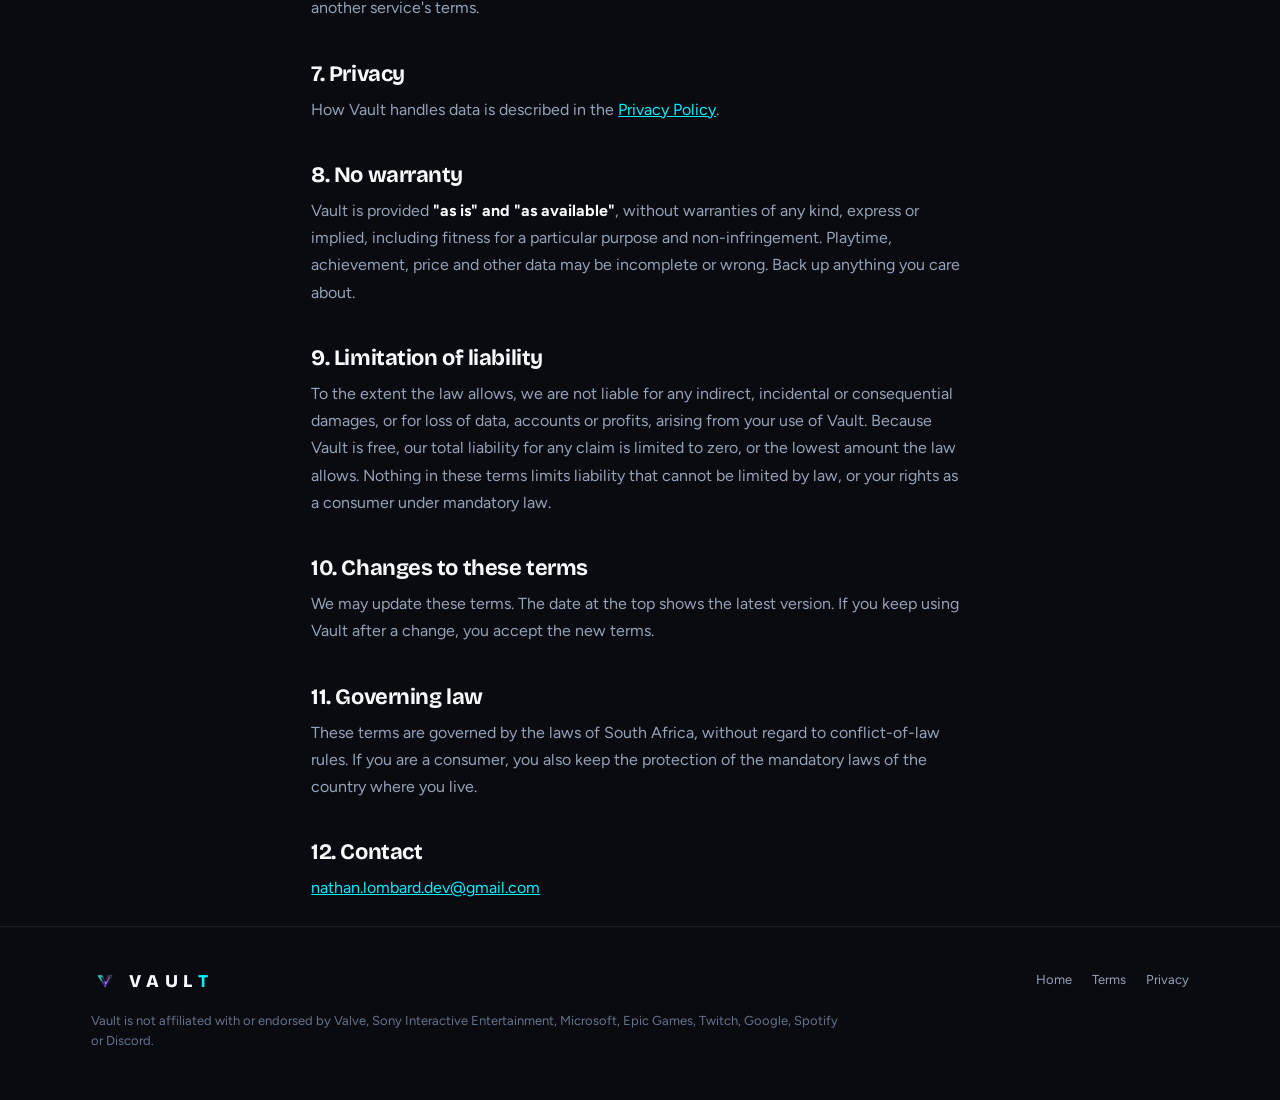
<file: docs/terms.html>
<!DOCTYPE html>
<html lang="en">
<head>
  <meta charset="UTF-8">
  <meta name="viewport" content="width=device-width, initial-scale=1.0">
  <title>Terms of Service — Vault</title>
  <meta name="description" content="The terms for using the Vault desktop app and its public profiles.">
  <link rel="canonical" href="https://nathanlombarddev.github.io/Vault-Site/terms.html">
  <link rel="icon" type="image/png" href="icon.png">
  <link rel="preconnect" href="https://fonts.googleapis.com">
  <link rel="preconnect" href="https://fonts.gstatic.com" crossorigin>
  <link href="https://fonts.googleapis.com/css2?family=Bricolage+Grotesque:opsz,wght@12..96,700;12..96,800&family=Figtree:wght@400;500;600;700&family=JetBrains+Mono:wght@500;700&display=swap" rel="stylesheet">
  <link rel="stylesheet" href="site.css">
</head>
<body>
<header class="top">
  <div class="wrap">
    <a class="brand" href="./"><img src="icon.png" alt=""><span>VAUL<b>T</b></span></a>
    <nav class="nav" aria-label="Legal"><a href="terms.html">Terms</a><a href="privacy.html">Privacy</a></nav>
    <a class="btn btn-play" href="./">Get Vault</a>
  </div>
</header>
<main class="doc">
  <h1>Terms of Service</h1>
  <p class="updated">Last updated: 12 October 2026</p>

  <p>These terms apply to the Vault desktop app, its public profile service and this website (together, "Vault"). By installing or using Vault you agree to them. If you don't agree, don't use Vault.</p>

  <h2>1. The service</h2>
  <p>Vault is free. It reads data from game platforms and services you connect, and shows it in one place. Features may change, break or be removed at any time, often because a platform changes its API. We may stop offering Vault, or any part of it, at any time.</p>

  <h2>2. Not affiliated</h2>
  <p>Vault is an independent project. It is not made, endorsed or supported by Valve, Sony Interactive Entertainment, Microsoft, Epic Games, Twitch, Google, Spotify, Discord, or the RPCS3 or shadPS4 projects. All trademarks, game titles and artwork belong to their owners and are shown only to identify your games.</p>

  <h2>3. Your accounts on other platforms</h2>
  <p>You connect your own accounts and you are responsible for them. Using Vault with a platform is also subject to that platform's terms. Some connections (for example PlayStation via an NPSSO token) use interfaces the platform does not officially support for third-party apps; you use them at your own risk. Keep your sign-in tokens private and don't share them with anyone.</p>

  <h2>4. Public profiles</h2>
  <p>A public profile is optional and visible to anyone with the link. If you create one:</p>
  <ul>
    <li>Choose a handle and display name that don't impersonate anyone, infringe anyone's rights, or contain hate, harassment, sexual content or illegal material.</li>
    <li>You are responsible for what your profile shows. You give us permission to store and display it for as long as the profile exists.</li>
    <li>Don't use the service to spam, scrape, overload or attack it, or to get around its rate limits.</li>
    <li>We may remove a handle or profile that breaks these terms, or for any reason needed to keep the service running, without notice.</li>
    <li>Your profile key is the only proof that the profile is yours. If you lose it, we can't recover the profile for you.</li>
  </ul>
  <p>You can delete your profile at any time from the Profile page in Vault.</p>

  <h2>5. Emulators and game files</h2>
  <p>Vault can read data from emulators installed on your PC. Vault does not provide games, firmware, BIOS files or keys, and you must only use game copies and files you have the right to use. Manual trophy unlocks change local emulator data only and are your responsibility.</p>

  <h2>6. Acceptable use</h2>
  <p>Don't reverse engineer Vault to extract its API credentials, don't use our proxy or social servers for anything other than running Vault, and don't use Vault to break any law or another service's terms.</p>

  <h2>7. Privacy</h2>
  <p>How Vault handles data is described in the <a href="privacy.html">Privacy Policy</a>.</p>

  <h2>8. No warranty</h2>
  <p>Vault is provided <strong>"as is" and "as available"</strong>, without warranties of any kind, express or implied, including fitness for a particular purpose and non-infringement. Playtime, achievement, price and other data may be incomplete or wrong. Back up anything you care about.</p>

  <h2>9. Limitation of liability</h2>
  <p>To the extent the law allows, we are not liable for any indirect, incidental or consequential damages, or for loss of data, accounts or profits, arising from your use of Vault. Because Vault is free, our total liability for any claim is limited to zero, or the lowest amount the law allows. Nothing in these terms limits liability that cannot be limited by law, or your rights as a consumer under mandatory law.</p>

  <h2>10. Changes to these terms</h2>
  <p>We may update these terms. The date at the top shows the latest version. If you keep using Vault after a change, you accept the new terms.</p>

  <h2>11. Governing law</h2>
  <p>These terms are governed by the laws of South Africa, without regard to conflict-of-law rules. If you are a consumer, you also keep the protection of the mandatory laws of the country where you live.</p>

  <h2>12. Contact</h2>
  <p><a href="mailto:nathan.lombard.dev@gmail.com">nathan.lombard.dev@gmail.com</a></p>

</main>
<footer>
  <div class="wrap">
    <a class="brand" href="./"><img src="icon.png" alt=""><span>VAUL<b>T</b></span></a>
    <nav aria-label="Footer"><a href="./">Home</a><a href="terms.html">Terms</a><a href="privacy.html">Privacy</a></nav>
    <p class="fine">Vault is not affiliated with or endorsed by Valve, Sony Interactive Entertainment, Microsoft, Epic Games, Twitch, Google, Spotify or Discord.</p>
  </div>
</footer>
</body>
</html>
</file>
<file: docs/site.css>
/* Vault site — mirrors the app's console look (src/styles.scss default dark theme). */
:root {
  --bg: #0a0b10;
  --bg-2: #12141d;
  --card: rgba(21, 24, 38, 0.65);
  --surface-1: rgba(255, 255, 255, 0.04);
  --surface-2: rgba(255, 255, 255, 0.07);
  --border: rgba(255, 255, 255, 0.07);
  --text: #f8fafc;
  --muted: #94a3b8;
  --dim: #64748b;
  --tint: #00f0ff;
  --gold: #f5c542;
  --green: #22c55e;

  --plat-steam: #3987e5;
  --plat-epic: #d95926;
  --plat-xbox: #199e70;
  --plat-rpcs3: #c98500;
  --plat-shadps4: #d55181;
  --plat-playstation: #9085e9;

  --f-display: "Bricolage Grotesque", "Segoe UI", system-ui, sans-serif;
  --f-body: "Figtree", "Segoe UI", system-ui, sans-serif;
  --f-mono: "JetBrains Mono", ui-monospace, Consolas, monospace;
  --ease: cubic-bezier(0.16, 1, 0.3, 1);
  --gutter: clamp(16px, 4vw, 56px);
}

* { margin: 0; padding: 0; box-sizing: border-box; }
html { scroll-behavior: smooth; }
body {
  font: 400 16px/1.6 var(--f-body);
  background: var(--bg);
  color: var(--muted);
  overflow-x: hidden;
  -webkit-font-smoothing: antialiased;
}
a { color: inherit; }
img { display: block; }
h1, h2, h3 { font-family: var(--f-display); color: var(--text); letter-spacing: -0.02em; line-height: 1.1; }
.wrap { max-width: 1200px; margin: 0 auto; padding: 0 var(--gutter); }
.icon { width: 22px; height: 22px; fill: none; stroke: currentColor; stroke-width: 1.6; stroke-linecap: round; stroke-linejoin: round; }

/* Top bar */
.top { position: sticky; top: 0; z-index: 10; backdrop-filter: blur(16px) saturate(140%); background: rgba(10, 11, 16, 0.72); border-bottom: 1px solid var(--border); }
.top .wrap { display: flex; align-items: center; gap: 24px; height: 64px; }
.brand { display: flex; align-items: center; gap: 10px; text-decoration: none; color: var(--text); font: 800 18px/1 var(--f-display); letter-spacing: 0.32em; }
.brand img { width: 28px; height: 28px; border-radius: 6px; }
.brand b { color: var(--tint); }
.nav { display: flex; gap: 4px; margin-left: auto; }
.nav a { padding: 8px 14px; border-radius: 999px; font: 600 14px var(--f-body); text-decoration: none; color: var(--muted); transition: color 0.2s; }
.nav a:hover { color: var(--text); }

/* Buttons */
.btn { display: inline-flex; align-items: center; gap: 10px; padding: 14px 26px; border-radius: 999px; font: 700 15px var(--f-body); text-decoration: none; transition: transform 0.28s var(--ease), background 0.2s; }
.btn:hover { transform: translateY(-2px); }
.btn .icon { width: 18px; height: 18px; stroke-width: 2.2; }
.btn-play { background: var(--text); color: var(--bg); }
.btn-ghost { background: var(--surface-2); color: var(--text); border: 1px solid var(--border); }
.btn-ghost:hover { background: rgba(255, 255, 255, 0.1); }
.top .btn { padding: 9px 18px; font-size: 14px; }

/* Hero */
.hero { position: relative; padding: clamp(72px, 12vw, 140px) 0 80px; overflow: hidden; }
.hero::before { content: ""; position: absolute; inset: -20% -10% auto; height: 120%; pointer-events: none;
  background: radial-gradient(60% 50% at 20% 10%, rgba(0, 240, 255, 0.12), transparent 70%),
              radial-gradient(40% 40% at 85% 30%, rgba(144, 133, 233, 0.10), transparent 70%); }
.hero .wrap { position: relative; }
.eyebrow { display: inline-block; font: 700 12px var(--f-mono); letter-spacing: 0.18em; text-transform: uppercase; color: var(--tint); margin-bottom: 20px; }
.hero h1 { font-size: clamp(44px, 7.5vw, 88px); font-weight: 800; letter-spacing: -0.03em; max-width: 14ch; }
.hero .lead { font-size: clamp(17px, 2vw, 20px); max-width: 600px; margin: 24px 0 36px; }
.actions { display: flex; flex-wrap: wrap; gap: 12px; align-items: center; }
.version { margin-top: 16px; font: 500 13px var(--f-mono); color: var(--dim); }

.plats { display: flex; flex-wrap: wrap; gap: 10px; margin-top: 56px; }
.plat { display: inline-flex; align-items: center; gap: 8px; padding: 8px 14px 8px 10px; border-radius: 999px; background: var(--surface-1); border: 1px solid var(--border); font: 600 13px var(--f-body); color: var(--text); }
.plat img { width: 18px; height: 18px; object-fit: contain; }
.plat i { width: 8px; height: 8px; border-radius: 50%; background: var(--c); }

/* Sections */
section { padding: clamp(64px, 9vw, 112px) 0; }
.sec-h { max-width: 640px; margin-bottom: 48px; }
.sec-h h2 { font-size: clamp(32px, 4.5vw, 48px); font-weight: 800; }
.sec-h p { margin-top: 14px; font-size: 17px; }
.label { display: block; font: 700 12px var(--f-mono); letter-spacing: 0.18em; text-transform: uppercase; color: var(--dim); margin-bottom: 14px; }

.grid { display: grid; grid-template-columns: repeat(auto-fill, minmax(280px, 1fr)); gap: 16px; }
.g4 { grid-template-columns: repeat(auto-fill, minmax(240px, 1fr)); }
.card { background: var(--card); border: 1px solid var(--border); border-radius: 20px; padding: 26px 24px; backdrop-filter: blur(16px); transition: border-color 0.2s, transform 0.28s var(--ease); }
.card:hover { border-color: rgba(255, 255, 255, 0.16); transform: translateY(-2px); }
.card .icon { color: var(--tint); margin-bottom: 18px; }
.card h3 { font-size: 18px; font-weight: 700; margin-bottom: 8px; }
.card p { font-size: 15px; }
.card .meta { display: inline-block; margin-top: 14px; font: 500 11px var(--f-mono); letter-spacing: 0.08em; text-transform: uppercase; color: var(--dim); }

/* Big feature rows */
.big { display: grid; grid-template-columns: repeat(auto-fit, minmax(340px, 1fr)); gap: 16px; }
.big .card { padding: 34px 32px; border-radius: 28px; }
.big .card h3 { font-size: 24px; }

/* Stat strip */
.stats { display: grid; grid-template-columns: repeat(auto-fit, minmax(180px, 1fr)); gap: 1px; background: var(--border); border: 1px solid var(--border); border-radius: 20px; overflow: hidden; }
.stats div { background: var(--bg-2); padding: 24px; }
.stats b { display: block; font: 800 28px/1 var(--f-display); color: var(--text); letter-spacing: -0.02em; }
.stats span { display: block; margin-top: 8px; font: 600 12px var(--f-mono); letter-spacing: 0.1em; text-transform: uppercase; color: var(--dim); }

/* Platforms */
.plat-card { border-top: 3px solid var(--c); }
.plat-card .head { display: flex; align-items: center; gap: 12px; margin-bottom: 12px; }
.plat-card .head img { width: 28px; height: 28px; object-fit: contain; }
.plat-card h3 { margin: 0; }

/* Privacy block */
.privacy { display: grid; grid-template-columns: 1.1fr 1fr; gap: 48px; align-items: start; }
.checks { list-style: none; display: grid; gap: 14px; }
.checks li { display: flex; gap: 14px; padding: 18px 20px; background: var(--surface-1); border: 1px solid var(--border); border-radius: 16px; }
.checks .icon { flex: none; color: var(--green); }
.checks b { color: var(--text); font-weight: 700; }

/* FAQ */
.faq { display: grid; gap: 10px; max-width: 820px; }
.faq details { background: var(--surface-1); border: 1px solid var(--border); border-radius: 16px; padding: 0 22px; }
.faq summary { cursor: pointer; list-style: none; padding: 18px 0; font: 600 16px var(--f-body); color: var(--text); display: flex; justify-content: space-between; gap: 16px; }
.faq summary::-webkit-details-marker { display: none; }
.faq summary::after { content: "+"; font: 500 20px/1 var(--f-mono); color: var(--dim); }
.faq details[open] summary::after { content: "\2212"; }
.faq details p { padding: 0 0 18px; }

/* CTA */
.cta { text-align: center; }
.cta h2 { font-size: clamp(32px, 5vw, 56px); font-weight: 800; }
.cta p { margin: 16px auto 32px; max-width: 520px; font-size: 17px; }
.cta .actions { justify-content: center; }

/* Footer */
footer { border-top: 1px solid var(--border); padding: 40px 0 48px; font-size: 13px; color: var(--dim); }
footer .wrap { display: flex; flex-wrap: wrap; gap: 16px 32px; justify-content: space-between; align-items: center; }
footer nav { display: flex; flex-wrap: wrap; gap: 20px; }
footer a { text-decoration: none; color: var(--muted); }
footer a:hover { color: var(--text); }
footer .fine { flex-basis: 100%; max-width: 760px; line-height: 1.6; }

/* Legal pages */
.doc { max-width: 760px; margin: 0 auto; padding: 56px var(--gutter) 24px; line-height: 1.7; }
.doc h1 { font-size: clamp(36px, 5vw, 52px); font-weight: 800; margin-bottom: 8px; }
.doc .updated { font: 500 13px var(--f-mono); color: var(--dim); margin-bottom: 32px; }
.doc h2 { font-size: 22px; margin: 40px 0 10px; }
.doc h3 { font-size: 17px; margin: 24px 0 6px; }
.doc p, .doc li { color: var(--muted); }
.doc p + p { margin-top: 12px; }
.doc strong { color: var(--text); }
.doc a { color: var(--tint); }
.doc ul { padding-left: 22px; margin: 10px 0; }
.doc li { margin: 6px 0; }
.doc code { font: 500 0.88em var(--f-mono); background: var(--surface-2); padding: 2px 6px; border-radius: 6px; overflow-wrap: anywhere; }

@media (max-width: 760px) {
  .nav { display: none; }
  .top .btn { margin-left: auto; }
  .privacy { grid-template-columns: 1fr; gap: 32px; }
  .big { grid-template-columns: 1fr; }
}
@media (prefers-reduced-motion: reduce) {
  * { transition: none !important; scroll-behavior: auto !important; }
}
</file>
